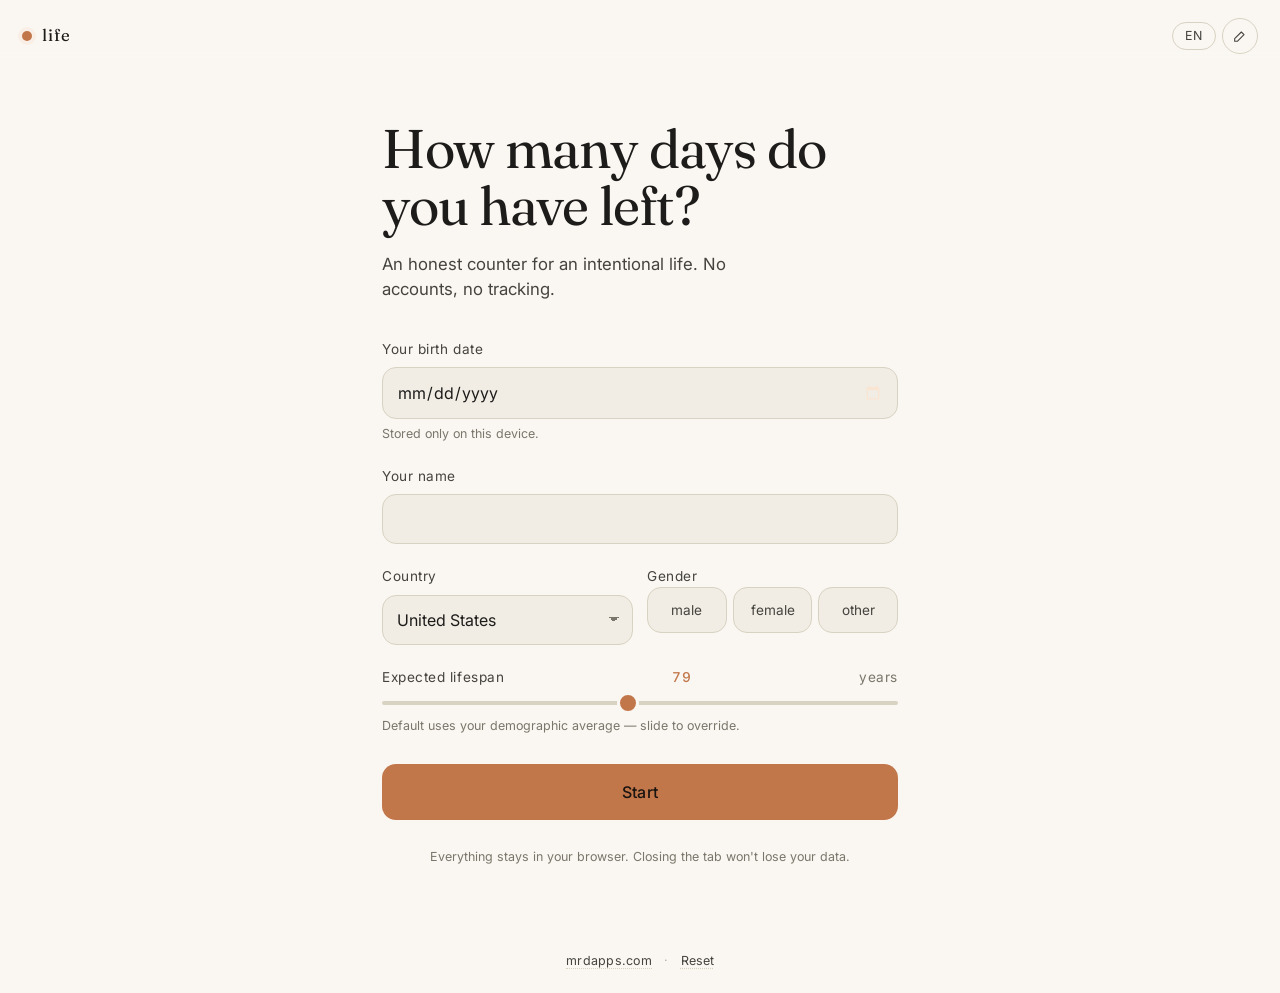
<file: public/life/index.html>
<!doctype html>
<html lang="en">
<head>
  <meta charset="utf-8">
  <meta name="viewport" content="width=device-width,initial-scale=1,viewport-fit=cover">
  <title>Life — an honest counter</title>
  <meta name="description" content="See how many days you have left. A calm, shareable counter that turns into a daily ritual.">
  <meta name="color-scheme" content="dark light">
  <meta name="theme-color" content="#15161b" media="(prefers-color-scheme: dark)">
  <meta name="theme-color" content="#faf7f2" media="(prefers-color-scheme: light)">
  <meta name="apple-mobile-web-app-capable" content="yes">
  <meta name="apple-mobile-web-app-status-bar-style" content="black-translucent">
  <meta name="apple-mobile-web-app-title" content="Life">

  <meta property="og:title" content="Life — an honest counter">
  <meta property="og:description" content="See how many days you have left. Live more intentionally today than you did yesterday.">
  <meta property="og:type" content="website">

  <link rel="manifest" href="manifest.webmanifest">
  <link rel="icon" href="icons/icon.svg" type="image/svg+xml">
  <link rel="apple-touch-icon" href="icons/icon-512.png">

  <link rel="preconnect" href="https://fonts.googleapis.com">
  <link rel="preconnect" href="https://fonts.gstatic.com" crossorigin>
  <link rel="stylesheet" href="https://fonts.googleapis.com/css2?family=Fraunces:opsz,wght@9..144,300;9..144,400;9..144,500&family=Inter:wght@400;500;600&display=swap">

  <link rel="stylesheet" href="styles.css">
</head>
<body data-view="loading">

  <!-- ──────────────────────── Top bar ──────────────────────── -->
  <header class="topbar">
    <a href="./" class="brand" aria-label="Life">
      <span class="brand-mark"></span>
      <span class="brand-word">life</span>
    </a>
    <div class="topbar-actions">
      <button type="button" class="lang-toggle" data-action="lang">
        <span data-lang-shown>EN</span>
      </button>
      <button type="button" class="icon-btn" data-action="edit" hidden aria-label="Edit your details">
        <svg viewBox="0 0 24 24" aria-hidden="true"><path fill="none" stroke="currentColor" stroke-width="1.6" stroke-linecap="round" stroke-linejoin="round" d="M4 20h4l10-10-4-4L4 16zM14 6l4 4"/></svg>
      </button>
    </div>
  </header>

  <main>

    <!-- ──────────────────────── Onboarding ──────────────────────── -->
    <section class="view view-onboarding" data-view="onboarding" aria-labelledby="onboard-heading">
      <div class="onboard-wrap">
        <h1 id="onboard-heading" class="display" data-i18n="onboard.heading">How many days do you have left?</h1>
        <p class="lede" data-i18n="onboard.lede">An honest counter for an intentional life. No accounts, no tracking.</p>

        <form class="form" id="onboard-form" novalidate>
          <label class="field">
            <span class="field-label" data-i18n="onboard.birth">Your birth date</span>
            <input type="date" name="birthdate" required autocomplete="bday" max="">
            <span class="field-hint" data-i18n="onboard.birthHint">Stored only on this device.</span>
          </label>

          <label class="field">
            <span class="field-label" data-i18n="onboard.name">Your name <em data-i18n="optional">(optional)</em></span>
            <input type="text" name="name" maxlength="40" autocomplete="given-name" placeholder="">
          </label>

          <div class="field field-row">
            <label class="sub-field">
              <span class="field-label" data-i18n="onboard.country">Country</span>
              <select name="country">
                <option value="ca">Canada</option>
                <option value="br">Brasil</option>
                <option value="us">United States</option>
                <option value="other" data-i18n-option="onboard.countryOther">Other / global</option>
              </select>
            </label>

            <fieldset class="sub-field gender-field">
              <legend class="field-label" data-i18n="onboard.gender">Gender</legend>
              <div class="pill-group" role="radiogroup">
                <label class="pill"><input type="radio" name="gender" value="m"><span data-i18n="gender.m">male</span></label>
                <label class="pill"><input type="radio" name="gender" value="f"><span data-i18n="gender.f">female</span></label>
                <label class="pill"><input type="radio" name="gender" value="x"><span data-i18n="gender.x">other</span></label>
              </div>
            </fieldset>
          </div>

          <label class="field slider-field">
            <span class="field-label">
              <span data-i18n="onboard.lifespan">Expected lifespan</span>
              <output name="lifespan-out">85</output>
              <span class="muted" data-i18n="onboard.years">years</span>
            </span>
            <input type="range" name="lifespan" min="60" max="100" step="1" value="85">
            <span class="field-hint" data-i18n="onboard.lifespanHint">Default uses your demographic average — slide to override.</span>
          </label>

          <button type="submit" class="btn-primary" data-i18n="onboard.start">Start</button>

          <p class="fineprint" data-i18n="onboard.privacy">Everything stays in your browser. Closing the tab won't lose your data.</p>
        </form>
      </div>
    </section>

    <!-- ──────────────────────── Counter ──────────────────────── -->
    <section class="view view-counter" data-view="counter" aria-labelledby="counter-heading" hidden>
      <div class="counter-wrap">

        <p class="greeting" id="counter-heading">
          <span data-counter-greeting></span>
        </p>

        <div class="big-number" aria-live="polite">
          <span class="days" data-counter-days>0</span>
          <span class="days-label" data-i18n="counter.daysLeft">days remaining</span>
        </div>

        <div class="tick-row" aria-hidden="true">
          <span class="tick-cell">
            <span class="tick-num" data-counter-h>00</span>
            <span class="tick-lbl" data-i18n="counter.h">hours</span>
          </span>
          <span class="tick-sep">:</span>
          <span class="tick-cell">
            <span class="tick-num" data-counter-m>00</span>
            <span class="tick-lbl" data-i18n="counter.m">minutes</span>
          </span>
          <span class="tick-sep">:</span>
          <span class="tick-cell">
            <span class="tick-num" data-counter-s>00</span>
            <span class="tick-lbl" data-i18n="counter.s">seconds</span>
          </span>
        </div>

        <div class="progress" aria-hidden="true">
          <div class="progress-bar" data-progress-bar></div>
        </div>
        <p class="progress-text">
          <span data-progress-pct>0%</span>
          <span data-i18n="counter.lived">of your expected life lived</span>
        </p>

        <article class="prompt-card" aria-label="Today's reflection">
          <span class="prompt-eyebrow" data-i18n="counter.todaysPrompt">Today</span>
          <p class="prompt-text" data-prompt-text></p>
        </article>

        <div class="actions">
          <button type="button" class="btn-ghost" data-action="share">
            <svg viewBox="0 0 24 24" aria-hidden="true"><path fill="none" stroke="currentColor" stroke-width="1.6" stroke-linecap="round" stroke-linejoin="round" d="M12 3v12M8 7l4-4 4 4M5 14v5a2 2 0 0 0 2 2h10a2 2 0 0 0 2-2v-5"/></svg>
            <span data-i18n="counter.share">Share</span>
          </button>
          <button type="button" class="btn-ghost" data-action="snapshot">
            <svg viewBox="0 0 24 24" aria-hidden="true"><path fill="none" stroke="currentColor" stroke-width="1.6" stroke-linecap="round" stroke-linejoin="round" d="M4 8h3l2-3h6l2 3h3v11H4zM12 17a4 4 0 1 0 0-8 4 4 0 0 0 0 8z"/></svg>
            <span data-i18n="counter.snapshot">Save image</span>
          </button>
        </div>

        <p class="reference" data-reference></p>

      </div>
    </section>

    <!-- ──────────────────────── Snapshot dialog ──────────────────────── -->
    <dialog class="snapshot-dialog" data-snapshot-dialog>
      <header class="snap-header">
        <h2 data-i18n="snap.heading">Share image</h2>
        <button type="button" class="icon-btn" data-action="snapshot-close" aria-label="Close">
          <svg viewBox="0 0 24 24" aria-hidden="true"><path fill="none" stroke="currentColor" stroke-width="1.8" stroke-linecap="round" d="M6 6l12 12M18 6 6 18"/></svg>
        </button>
      </header>

      <div class="snap-tabs" role="tablist">
        <button type="button" class="snap-tab" role="tab" data-snap-tab="square" aria-selected="true">1080 × 1080</button>
        <button type="button" class="snap-tab" role="tab" data-snap-tab="story" aria-selected="false">1080 × 1920</button>
      </div>

      <div class="snap-preview">
        <canvas data-snap-canvas width="1080" height="1080"></canvas>
      </div>

      <footer class="snap-actions">
        <button type="button" class="btn-ghost" data-action="snap-download" data-i18n="snap.download">Download</button>
        <button type="button" class="btn-primary" data-action="snap-share" data-i18n="snap.share">Share</button>
      </footer>
    </dialog>

    <!-- ──────────────────────── Toast ──────────────────────── -->
    <div class="toast" data-toast role="status" aria-live="polite" hidden></div>

  </main>

  <footer class="site-footer">
    <a href="https://mrdapps.com">mrdapps.com</a>
    <span class="dot-sep">·</span>
    <button type="button" class="link-btn" data-action="reset" data-i18n="footer.reset">Reset</button>
  </footer>

  <script type="module" src="src/main.js"></script>
</body>
</html>
</file>
<file: public/life/styles.css>
/* ───────────────────────────────────────────────────────────
   Life — calm, intentional, typography-driven.
   Dark mode by default. Single accent: muted amber #E8A87C.
   ─────────────────────────────────────────────────────────── */

:root {
  --bg:           #15161b;
  --bg-elev:     #1c1d24;
  --bg-elev-2:   #232530;
  --ink:         #ece5d8;
  --ink-soft:    #c9c1b1;
  --ink-mute:    #8a8576;
  --ink-faint:   #5b5849;
  --line:        #2a2c36;
  --line-soft:   #21222c;
  --accent:      #e8a87c;
  --accent-soft: #c08660;
  --danger:      #c47a6f;

  --font-display: 'Fraunces', 'Cormorant Garamond', Georgia, serif;
  --font-body: 'Inter', -apple-system, BlinkMacSystemFont, 'Segoe UI', Roboto, sans-serif;

  --radius: 14px;
  --radius-lg: 22px;
  --shadow-soft: 0 1px 0 rgba(255,255,255,0.02) inset, 0 8px 30px rgba(0,0,0,0.25);

  --tick: 220ms cubic-bezier(.2,.7,.2,1);
}

@media (prefers-color-scheme: light) {
  :root {
    --bg:        #faf7f2;
    --bg-elev:   #f1ede4;
    --bg-elev-2: #e7e1d3;
    --ink:       #1d1c1a;
    --ink-soft:  #45433e;
    --ink-mute:  #7a766b;
    --ink-faint: #b6b1a3;
    --line:      #d8d2c2;
    --line-soft: #e8e3d5;
    --accent:    #c2774b;
    --accent-soft: #a35e36;
  }
}

* { box-sizing: border-box; }

html, body {
  margin: 0;
  padding: 0;
  background: var(--bg);
  color: var(--ink);
  font-family: var(--font-body);
  font-size: 16px;
  line-height: 1.5;
  -webkit-font-smoothing: antialiased;
  text-rendering: optimizeLegibility;
}

body {
  min-height: 100dvh;
  display: flex;
  flex-direction: column;
  padding: env(safe-area-inset-top) env(safe-area-inset-right) env(safe-area-inset-bottom) env(safe-area-inset-left);
}

main { flex: 1; display: flex; flex-direction: column; }

button { font: inherit; cursor: pointer; }

a { color: var(--accent); text-decoration: none; }
a:hover { color: var(--accent-soft); }

::selection { background: var(--accent); color: #1a1a1a; }

/* ─────────────────────── Top bar ─────────────────────── */

.topbar {
  display: flex;
  align-items: center;
  justify-content: space-between;
  padding: 18px 22px;
  position: sticky;
  top: 0;
  background: linear-gradient(to bottom, var(--bg) 70%, transparent);
  z-index: 5;
}

.brand {
  display: inline-flex;
  align-items: center;
  gap: 10px;
  color: var(--ink);
  letter-spacing: 0.04em;
  text-transform: lowercase;
}

.brand-mark {
  width: 10px;
  height: 10px;
  border-radius: 50%;
  background: var(--accent);
  box-shadow: 0 0 0 4px rgba(232,168,124,0.10);
}

.brand-word {
  font-family: var(--font-display);
  font-size: 1.05rem;
  font-weight: 400;
  letter-spacing: 0.06em;
}

.topbar-actions { display: flex; gap: 6px; align-items: center; }

.lang-toggle {
  background: transparent;
  color: var(--ink-soft);
  border: 1px solid var(--line);
  border-radius: 999px;
  padding: 4px 12px;
  font-size: 0.78rem;
  letter-spacing: 0.06em;
  transition: color var(--tick), border-color var(--tick), background var(--tick);
}

.lang-toggle:hover { color: var(--accent); border-color: var(--accent); }

.icon-btn {
  background: transparent;
  border: 1px solid var(--line);
  border-radius: 999px;
  width: 36px;
  height: 36px;
  display: inline-flex;
  align-items: center;
  justify-content: center;
  color: var(--ink-soft);
  padding: 0;
  transition: color var(--tick), border-color var(--tick);
}
.icon-btn svg { width: 16px; height: 16px; }
.icon-btn:hover { color: var(--accent); border-color: var(--accent); }

/* ─────────────────────── Views ─────────────────────── */

.view { flex: 1; display: flex; }
.view[hidden] { display: none; }

body[data-view="loading"] .view { display: none; }

/* ─────────────────────── Onboarding ─────────────────────── */

.onboard-wrap {
  margin: auto;
  width: 100%;
  max-width: 560px;
  padding: 24px 22px 64px;
  display: flex;
  flex-direction: column;
}

.display {
  font-family: var(--font-display);
  font-weight: 400;
  font-size: clamp(2.2rem, 6vw, 3.4rem);
  line-height: 1.05;
  letter-spacing: -0.015em;
  margin: 24px 0 18px;
}

.lede {
  color: var(--ink-soft);
  font-size: 1.05rem;
  max-width: 38ch;
  margin: 0 0 36px;
}

.form { display: flex; flex-direction: column; gap: 22px; }

.field { display: flex; flex-direction: column; gap: 8px; }
.field-row { display: grid; grid-template-columns: 1fr 1fr; gap: 14px; }
.sub-field { display: flex; flex-direction: column; gap: 8px; min-width: 0; }

.field-label {
  font-size: 0.85rem;
  letter-spacing: 0.04em;
  color: var(--ink-soft);
  display: flex;
  align-items: center;
  justify-content: space-between;
  gap: 8px;
  padding: 0;
  border: 0;
}

.field-label em { font-style: normal; color: var(--ink-mute); font-weight: 400; font-size: 0.8rem; }
.field-label .muted { color: var(--ink-mute); }

.field-hint {
  font-size: 0.78rem;
  color: var(--ink-mute);
  margin-top: -2px;
}

input[type="date"], input[type="text"], select {
  background: var(--bg-elev);
  color: var(--ink);
  border: 1px solid var(--line);
  border-radius: var(--radius);
  padding: 14px 14px;
  font-size: 1rem;
  font-family: inherit;
  width: 100%;
  transition: border-color var(--tick), background var(--tick);
}

input[type="date"]::-webkit-calendar-picker-indicator {
  filter: invert(0.85) sepia(0.3) hue-rotate(-20deg) saturate(2);
  opacity: 0.7;
  cursor: pointer;
}

input[type="text"]:focus, input[type="date"]:focus, select:focus {
  outline: none;
  border-color: var(--accent);
  background: var(--bg-elev-2);
}

select {
  appearance: none;
  background-image: linear-gradient(45deg, transparent 50%, var(--ink-mute) 50%), linear-gradient(135deg, var(--ink-mute) 50%, transparent 50%);
  background-position: calc(100% - 18px) 50%, calc(100% - 13px) 50%;
  background-size: 5px 5px, 5px 5px;
  background-repeat: no-repeat;
  padding-right: 36px;
}

/* gender pills */
.gender-field { margin: 0; padding: 0; border: 0; }
.pill-group { display: flex; gap: 6px; }
.pill {
  flex: 1;
  position: relative;
  background: var(--bg-elev);
  border: 1px solid var(--line);
  border-radius: var(--radius);
  text-align: center;
  padding: 12px 6px;
  font-size: 0.85rem;
  color: var(--ink-soft);
  cursor: pointer;
  transition: border-color var(--tick), background var(--tick), color var(--tick);
}
.pill input { position: absolute; opacity: 0; pointer-events: none; }
.pill:has(input:checked) {
  border-color: var(--accent);
  color: var(--accent);
  background: var(--bg-elev-2);
}

/* slider */
.slider-field input[type="range"] {
  -webkit-appearance: none;
  appearance: none;
  width: 100%;
  background: transparent;
  margin: 6px 0;
}
.slider-field input[type="range"]::-webkit-slider-runnable-track {
  height: 4px;
  background: var(--line);
  border-radius: 999px;
}
.slider-field input[type="range"]::-moz-range-track {
  height: 4px;
  background: var(--line);
  border-radius: 999px;
}
.slider-field input[type="range"]::-webkit-slider-thumb {
  -webkit-appearance: none;
  appearance: none;
  width: 22px;
  height: 22px;
  background: var(--accent);
  border-radius: 50%;
  margin-top: -9px;
  border: 3px solid var(--bg);
  cursor: grab;
  transition: transform var(--tick);
}
.slider-field input[type="range"]::-webkit-slider-thumb:active { cursor: grabbing; transform: scale(1.08); }
.slider-field input[type="range"]::-moz-range-thumb {
  width: 22px;
  height: 22px;
  background: var(--accent);
  border-radius: 50%;
  border: 3px solid var(--bg);
  cursor: grab;
}
.slider-field input[type="range"]:focus { outline: none; }
.slider-field output { color: var(--accent); font-variant-numeric: tabular-nums; font-weight: 500; }

/* primary button */
.btn-primary {
  background: var(--accent);
  color: #1a1410;
  border: 0;
  border-radius: var(--radius);
  padding: 16px 22px;
  font-size: 1rem;
  font-weight: 500;
  letter-spacing: 0.02em;
  transition: background var(--tick), transform var(--tick);
  margin-top: 6px;
}
.btn-primary:hover { background: var(--accent-soft); }
.btn-primary:active { transform: translateY(1px); }

.fineprint { color: var(--ink-mute); font-size: 0.78rem; text-align: center; margin: 6px 0 0; }

/* ─────────────────────── Counter ─────────────────────── */

.counter-wrap {
  margin: auto;
  width: 100%;
  max-width: 640px;
  padding: 12px 22px 40px;
  display: flex;
  flex-direction: column;
  align-items: stretch;
  gap: 24px;
}

.greeting {
  color: var(--ink-soft);
  font-size: 0.95rem;
  letter-spacing: 0.02em;
  margin: 12px 0 0;
  min-height: 1.4em;
}

.greeting [data-counter-greeting] em {
  font-style: normal;
  color: var(--accent);
  font-weight: 500;
}

.big-number {
  display: flex;
  flex-direction: column;
  align-items: flex-start;
  margin: 0;
}

.big-number .days {
  font-family: var(--font-display);
  font-weight: 300;
  font-size: clamp(4.5rem, 18vw, 8.5rem);
  line-height: 0.92;
  letter-spacing: -0.025em;
  color: var(--ink);
  font-variant-numeric: tabular-nums;
  margin: 0;
  /* fade-in on tick day-change */
  animation: dayPulse 600ms ease-out;
}
@keyframes dayPulse {
  from { opacity: 0.4; transform: translateY(2px); }
  to   { opacity: 1;   transform: translateY(0); }
}

.big-number .days-label {
  color: var(--ink-mute);
  font-size: 1rem;
  letter-spacing: 0.04em;
  margin-top: 6px;
}

.tick-row {
  display: flex;
  align-items: baseline;
  gap: 8px;
  font-family: var(--font-display);
  color: var(--ink-soft);
  font-variant-numeric: tabular-nums;
}

.tick-cell { display: flex; flex-direction: column; align-items: flex-start; }
.tick-num { font-size: clamp(1.4rem, 4vw, 1.9rem); line-height: 1; font-weight: 400; }
.tick-lbl { font-family: var(--font-body); font-size: 0.7rem; color: var(--ink-mute); letter-spacing: 0.08em; margin-top: 4px; text-transform: lowercase; }
.tick-sep { font-size: clamp(1.4rem, 4vw, 1.9rem); color: var(--ink-faint); margin-top: -0.18em; }

.progress {
  width: 100%;
  height: 3px;
  background: var(--line-soft);
  border-radius: 999px;
  overflow: hidden;
  margin-top: 8px;
}
.progress-bar {
  height: 100%;
  background: linear-gradient(to right, var(--accent-soft), var(--accent));
  border-radius: 999px;
  width: 0%;
  transition: width 800ms ease-out;
}

.progress-text {
  font-size: 0.8rem;
  color: var(--ink-mute);
  letter-spacing: 0.02em;
  margin: 4px 0 0;
}
.progress-text [data-progress-pct] {
  color: var(--ink-soft);
  font-variant-numeric: tabular-nums;
  font-weight: 500;
}

/* ─────────────────────── Prompt card ─────────────────────── */

.prompt-card {
  background: var(--bg-elev);
  border: 1px solid var(--line-soft);
  border-radius: var(--radius-lg);
  padding: 24px 24px 26px;
  margin-top: 10px;
  box-shadow: var(--shadow-soft);
  position: relative;
}
.prompt-card::before {
  content: "";
  position: absolute;
  left: 24px;
  top: 0;
  height: 2px;
  width: 22px;
  background: var(--accent);
  border-radius: 0 0 4px 4px;
}

.prompt-eyebrow {
  font-size: 0.72rem;
  letter-spacing: 0.18em;
  text-transform: uppercase;
  color: var(--ink-mute);
}

.prompt-text {
  font-family: var(--font-display);
  font-weight: 400;
  font-size: clamp(1.2rem, 3.4vw, 1.45rem);
  line-height: 1.35;
  color: var(--ink);
  margin: 10px 0 0;
}

/* ─────────────────────── Actions row ─────────────────────── */

.actions { display: flex; gap: 10px; flex-wrap: wrap; }

.btn-ghost {
  background: transparent;
  color: var(--ink-soft);
  border: 1px solid var(--line);
  border-radius: var(--radius);
  padding: 12px 16px;
  font-size: 0.9rem;
  display: inline-flex;
  align-items: center;
  gap: 8px;
  transition: border-color var(--tick), color var(--tick), background var(--tick);
  flex: 1;
  justify-content: center;
}
.btn-ghost svg { width: 16px; height: 16px; }
.btn-ghost:hover { border-color: var(--accent); color: var(--accent); }

.reference {
  color: var(--ink-mute);
  font-size: 0.78rem;
  letter-spacing: 0.01em;
  max-width: 44ch;
  margin: 14px 0 0;
}

/* ─────────────────────── Snapshot dialog ─────────────────────── */

.snapshot-dialog {
  border: none;
  background: var(--bg-elev);
  color: var(--ink);
  padding: 0;
  border-radius: var(--radius-lg);
  max-width: min(540px, calc(100vw - 32px));
  width: 100%;
  box-shadow: 0 30px 80px rgba(0,0,0,0.5);
}
.snapshot-dialog::backdrop { background: rgba(0,0,0,0.55); backdrop-filter: blur(4px); }
.snapshot-dialog[open] { animation: dialogIn 200ms ease-out; }
@keyframes dialogIn { from { opacity: 0; transform: translateY(6px); } to { opacity: 1; transform: translateY(0); } }

.snap-header {
  display: flex;
  justify-content: space-between;
  align-items: center;
  padding: 16px 18px 12px;
  border-bottom: 1px solid var(--line-soft);
}
.snap-header h2 { margin: 0; font-family: var(--font-display); font-weight: 400; font-size: 1.1rem; letter-spacing: 0.02em; }

.snap-tabs {
  display: flex;
  gap: 4px;
  padding: 12px 18px 0;
}
.snap-tab {
  background: transparent;
  border: 1px solid var(--line);
  border-radius: 999px;
  padding: 6px 14px;
  font-size: 0.78rem;
  color: var(--ink-mute);
  letter-spacing: 0.02em;
  font-variant-numeric: tabular-nums;
}
.snap-tab[aria-selected="true"] { color: var(--accent); border-color: var(--accent); }

.snap-preview {
  padding: 16px 18px;
  display: flex;
  justify-content: center;
}
.snap-preview canvas {
  max-width: 100%;
  max-height: 60vh;
  background: #15161b;
  border-radius: var(--radius);
  box-shadow: 0 8px 24px rgba(0,0,0,0.35);
}

.snap-actions {
  display: flex;
  gap: 10px;
  padding: 12px 18px 18px;
}
.snap-actions .btn-ghost { flex: 1; }
.snap-actions .btn-primary { flex: 1; }

/* ─────────────────────── Toast ─────────────────────── */

.toast {
  position: fixed;
  left: 50%;
  transform: translateX(-50%);
  bottom: calc(28px + env(safe-area-inset-bottom));
  background: var(--bg-elev-2);
  color: var(--ink);
  border: 1px solid var(--line);
  border-radius: 999px;
  padding: 10px 18px;
  font-size: 0.85rem;
  z-index: 30;
  box-shadow: 0 10px 30px rgba(0,0,0,0.35);
  opacity: 0;
  transition: opacity 200ms ease-out, transform 200ms ease-out;
  pointer-events: none;
}
.toast[data-toast-on] { opacity: 1; transform: translateX(-50%) translateY(-2px); }

/* ─────────────────────── Site footer ─────────────────────── */

.site-footer {
  text-align: center;
  padding: 22px;
  font-size: 0.78rem;
  color: var(--ink-mute);
  letter-spacing: 0.02em;
}
.site-footer a { color: var(--ink-soft); border-bottom: 1px dotted var(--line); }
.site-footer a:hover { color: var(--accent); }
.dot-sep { margin: 0 8px; color: var(--ink-faint); }
.link-btn {
  background: transparent;
  border: 0;
  padding: 0;
  color: var(--ink-soft);
  font: inherit;
  cursor: pointer;
  text-decoration: underline dotted var(--line);
  text-underline-offset: 3px;
}
.link-btn:hover { color: var(--accent); }

/* ─────────────────────── Reduced motion ─────────────────────── */

@media (prefers-reduced-motion: reduce) {
  *, *::before, *::after { animation-duration: 0ms !important; transition-duration: 0ms !important; }
}

/* ─────────────────────── Narrow tweaks ─────────────────────── */

@media (max-width: 420px) {
  .field-row { grid-template-columns: 1fr; }
  .actions { flex-direction: column; }
  .btn-ghost { width: 100%; }
}
</file>
